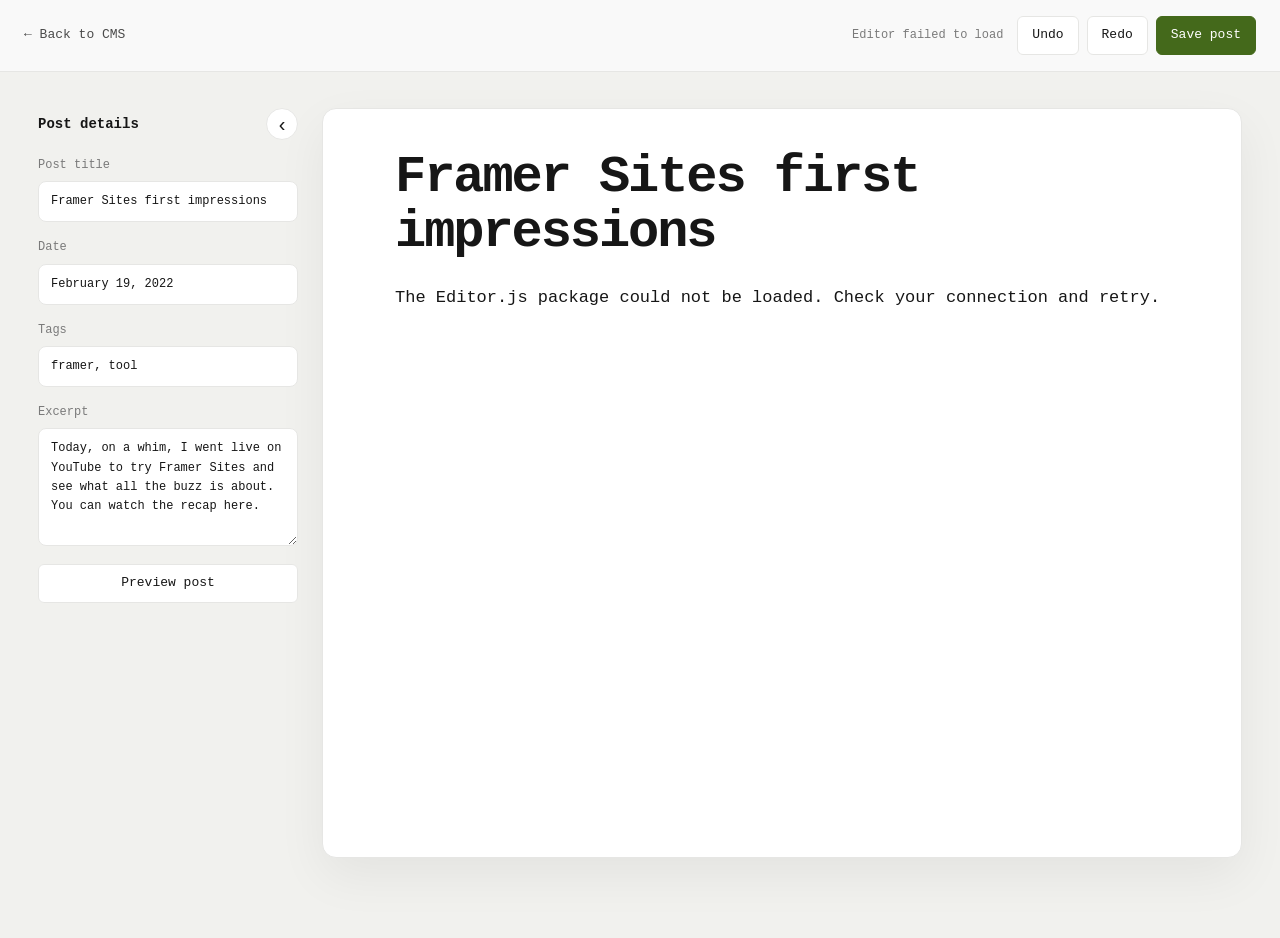
<file: cms/writing/edit/index.html>
<!DOCTYPE html>
<html lang="en">
<head>
  <meta charset="utf-8">
  <meta name="viewport" content="width=device-width, initial-scale=1, viewport-fit=cover">
  <title>Edit post - Portfolio CMS</title>
  <link rel="stylesheet" href="../../../cms/cms.css">
  <link rel="stylesheet" href="./editor.css">
</head>
<body class="editor-page">
  <header class="editor-topbar">
    <a class="editor-back" id="back-link" href="../../cms.html">← Back to CMS</a>
    <div class="editor-actions">
      <span class="editor-save-status" id="save-status">Saved locally</span>
      <button class="b2" id="undo-button" type="button">Undo</button>
      <button class="b2" id="redo-button" type="button">Redo</button>
      <button class="b2 p" id="save-button" type="button">Save post</button>
    </div>
  </header>

  <main class="editor-shell">
    <aside class="editor-meta">
      <div class="editor-meta-head">
        <strong>Post details</strong>
        <button class="editor-collapse-button" id="collapse-details" type="button" aria-expanded="true" aria-controls="editor-meta-fields" aria-label="Collapse post details">‹</button>
      </div>
      <div class="editor-meta-fields" id="editor-meta-fields">
      <label>
        <span>Post title</span>
        <input id="post-title" type="text" value="Untitled post">
      </label>
      <label>
        <span>Date</span>
        <input id="post-date" type="text">
      </label>
      <label>
        <span>Tags</span>
        <input id="post-tags" type="text" placeholder="design, tools">
      </label>
      <label>
        <span>Excerpt</span>
        <textarea id="post-excerpt" rows="5"></textarea>
      </label>
      <button class="b2 preview-meta-button" id="preview-button" type="button">Preview post</button>
      </div>
    </aside>

    <section class="editor-canvas">
      <div class="editor-document">
        <h1 id="editor-document-title">Untitled post</h1>
        <div id="editorjs"></div>
      </div>
    </section>
  </main>

  <div class="editor-preview-modal" id="preview-modal" hidden>
    <header class="editor-preview-bar">
      <strong>Post preview</strong>
      <button class="b2" id="close-preview-button" type="button">Close</button>
    </header>
    <div class="editor-preview-scroll">
      <article class="editor-preview-document" id="preview-document"></article>
    </div>
  </div>

  <script type="module" src="./editor.js"></script>
</body>
</html>
</file>
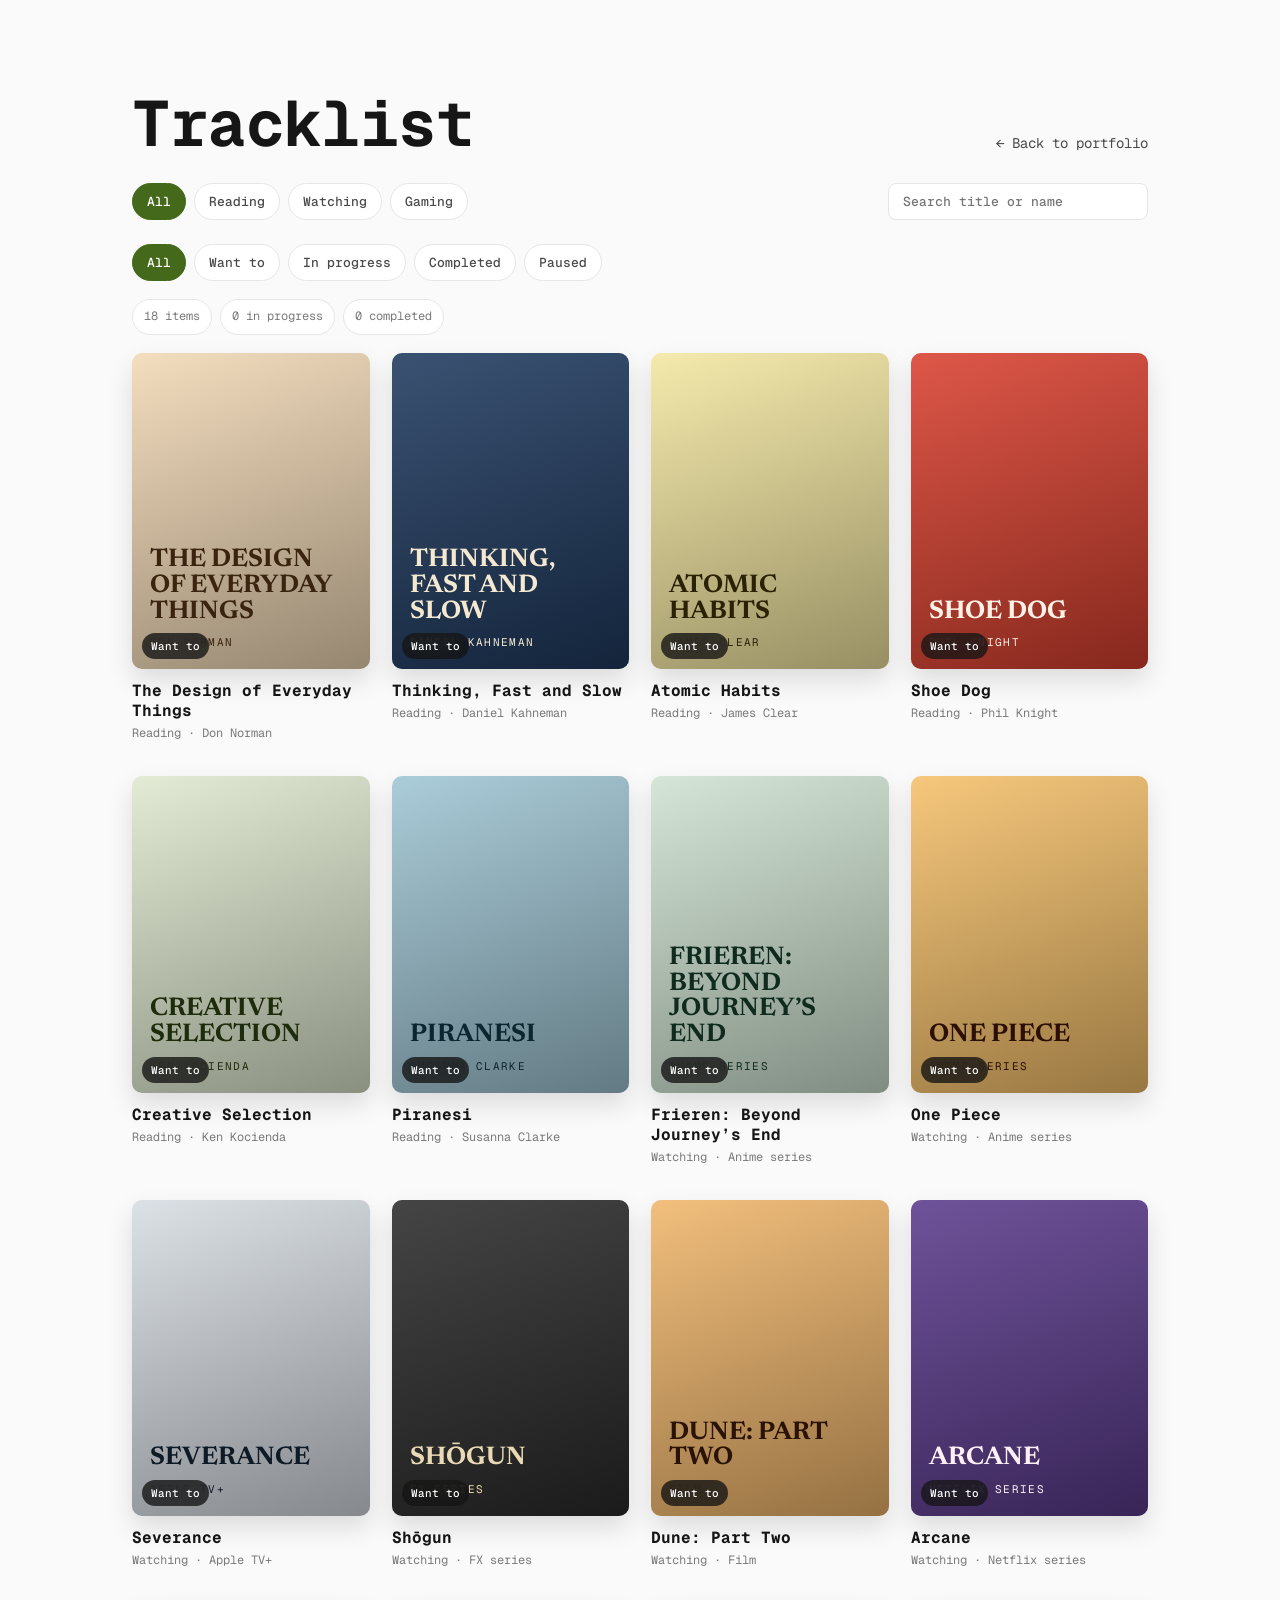
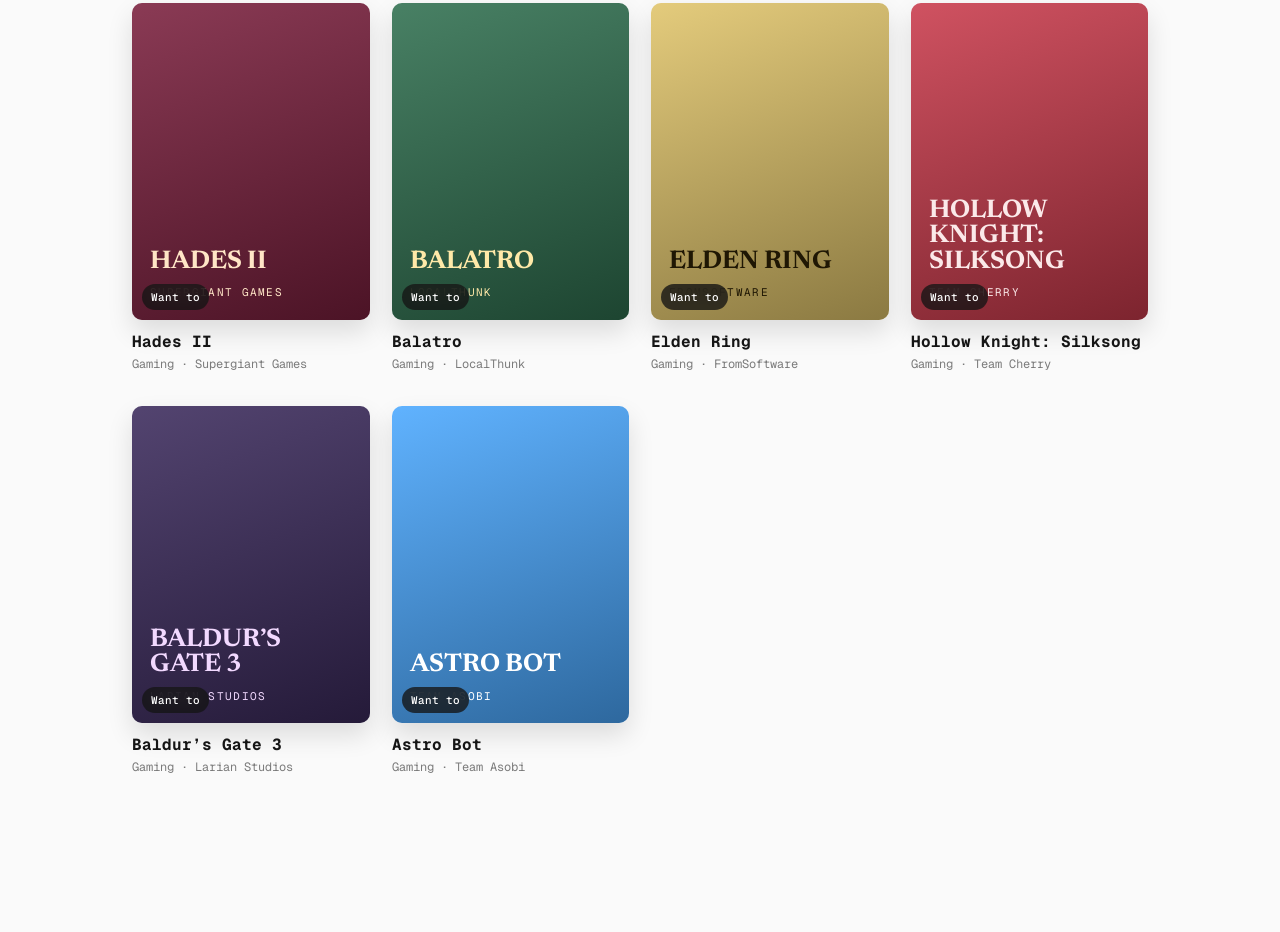
<file: tracklist.html>
<!DOCTYPE html>
<html lang="en">
<head>
<meta charset="utf-8">
<meta name="viewport" content="width=device-width, initial-scale=1, viewport-fit=cover">
<title>Tracklist - Nilanjan Singha</title>
<link rel="preconnect" href="https://fonts.googleapis.com">
<link href="https://fonts.googleapis.com/css2?family=Geist+Mono:wght@400;500;600;700&family=Newsreader:wght@400;500&display=swap" rel="stylesheet">
<link rel="stylesheet" href="./main/styles.css">
<style>
.tracklist-page{min-height:100vh;background:var(--bg);color:var(--ink)}
.tracklist-header{display:flex;align-items:flex-end;justify-content:space-between;gap:24px;padding-top:38px;padding-bottom:28px}
.tracklist-header h1{margin:0;font-size:clamp(34px,6vw,64px);line-height:.95}
.tracklist-header a{color:var(--soft);text-decoration:none;font-size:14px}
.tracklist-toolbar{display:flex;flex-wrap:wrap;align-items:center;justify-content:space-between;gap:16px;margin-bottom:24px}
.tracklist-filters,.tracklist-status-filters{display:flex;flex-wrap:wrap;gap:8px}
.tracklist-status-filters{margin-top:18px}
.tracklist-toolbar button,.tracklist-toolbar input{font:500 13px var(--serif);border:1px solid var(--line);border-radius:999px;background:var(--surface);color:var(--soft);padding:9px 14px}
.tracklist-status-filters button{font:500 13px var(--serif);border:1px solid var(--line);border-radius:999px;background:var(--surface);color:var(--soft);padding:9px 14px;cursor:pointer}
.tracklist-toolbar button,.tracklist-status-filters button{cursor:pointer}
.tracklist-toolbar button.active,.tracklist-status-filters button.active{background:var(--accent);border-color:var(--accent);color:var(--accent-ink)}
.tracklist-toolbar input{border-radius:8px;min-width:min(260px,100%)}
.tracklist-stats{display:flex;gap:8px;color:var(--mute);font-size:12px;margin-top:18px;margin-bottom:18px}
.tracklist-stats span{border:1px solid var(--line);border-radius:999px;background:var(--surface);padding:7px 11px}
.tracklist-grid{display:grid;grid-template-columns:repeat(4,minmax(0,1fr));gap:22px;padding-bottom:64px}
.track-card{min-width:0}
.track-poster{position:relative;aspect-ratio:3/4;border-radius:10px;overflow:hidden;background:var(--c);box-shadow:0 12px 26px rgba(0,0,0,.12);transition:transform .25s,box-shadow .25s}
.track-card:hover .track-poster{transform:translateY(-5px);box-shadow:0 18px 34px rgba(0,0,0,.18)}
.track-poster img{width:100%;height:100%;object-fit:cover;display:block}
.track-status-tag{position:absolute;left:10px;bottom:10px;border:0;border-radius:999px;background:rgba(20,20,20,.78);color:#fff;padding:6px 9px;font:500 11px var(--serif);z-index:2;backdrop-filter:blur(8px)}
.track-poster-fallback{position:absolute;inset:0;display:flex;flex-direction:column;justify-content:flex-end;padding:18px;background:linear-gradient(160deg,rgba(255,255,255,.12),rgba(0,0,0,.38))}
.track-poster-fallback b{font:700 clamp(18px,2vw,28px)/1 Newsreader,Georgia,serif;color:inherit;text-transform:uppercase}
.track-poster-fallback small{margin-top:8px;color:inherit;font-size:11px;text-transform:uppercase;letter-spacing:.12em}
.track-meta{padding-top:12px}
.track-meta h2{margin:0 0 3px;font-size:16px;line-height:1.25}
.track-meta p{margin:0 0 10px;color:var(--mute);font-size:12px}
.track-empty{grid-column:1/-1;border:1px dashed var(--line);border-radius:10px;padding:32px;text-align:center;color:var(--mute)}
@media(max-width:820px){.tracklist-header{align-items:flex-start}.tracklist-grid{grid-template-columns:repeat(2,minmax(0,1fr));gap:16px}.tracklist-toolbar{align-items:flex-start}.tracklist-toolbar input{width:100%}}
</style>
</head>
<body>
<main class="tracklist-page">
 <div class="wrap">
  <header class="tracklist-header">
   <h1>Tracklist</h1>
   <a href="./index.html">← Back to portfolio</a>
  </header>
  <div class="tracklist-toolbar">
   <div class="tracklist-filters" id="category-filters" aria-label="List categories"></div>
   <input id="track-search" type="search" placeholder="Search title or name" aria-label="Search tracklist">
  </div>
  <div class="tracklist-status-filters" id="status-filters" aria-label="Status filters"></div>
  <div class="tracklist-stats" id="tracklist-stats"></div>
  <div class="tracklist-grid" id="tracklist-grid"></div>
 </div>
</main>
<script type="module" src="./tracklist.js"></script>
</body>
</html>
</file>
<file: cms/cms.css>
:root {
  --bg: #fafafa;
  --surface: #fff;
  --ink: #161616;
  --soft: #4a4a4a;
  --mute: #7a7a7a;
  --line: #e6e6e4;
  --accent: #44691b;
  --accent-ink: #fff;
  --tint: #f1f1ee;
  --mono:
    "Geist Mono", ui-monospace, SFMono-Regular, Menlo, Consolas, monospace;
  color-scheme: light;
  box-sizing: border-box;
  padding-top: env(safe-area-inset-top, 0px);
  padding-bottom: env(safe-area-inset-bottom, 0px);
}
@media (prefers-color-scheme: dark) {
  :root {
    --bg: #242424;
    --surface: #2c2c2c;
    --ink: #f1f1ee;
    --soft: #c4c4c0;
    --mute: #908f8b;
    --line: #3a3a3a;
    --accent: #8fba55;
    --accent-ink: #10160a;
    --tint: #2f2f2f;
    color-scheme: dark;
  }
}
* {
  box-sizing: border-box;
}
[hidden] {
  display: none !important;
}
html {
  height: 100%;
}
body {
  margin: 0;
  background: var(--bg);
  color: var(--ink);
  font-family: var(--mono);
  font-size: 14px;
  line-height: 1.6;
  -webkit-font-smoothing: antialiased;
}
:focus-visible {
  outline: 2px solid var(--accent);
  outline-offset: 2px;
  border-radius: 4px;
}
.app {
  max-width: 1320px;
  margin: 0 auto;
  padding: 72px clamp(24px, 8vw, 140px) 96px;
  display: grid;
  grid-template-columns: 300px minmax(0, 1fr);
  gap: 72px;
  align-items: start;
}
.side {
  position: sticky;
  top: 40px;
  display: flex;
  flex-direction: column;
  gap: 28px;
}
.brand b {
  display: block;
  font-size: 18px;
  font-weight: 600;
  letter-spacing: -0.01em;
}
.brand small {
  color: var(--mute);
  font-size: 13px;
}
nav {
  display: flex;
  flex-direction: column;
  gap: 2px;
}
nav button {
  display: flex;
  justify-content: space-between;
  align-items: center;
  text-align: left;
  border: 0;
  border-left: 2px solid transparent;
  background: none;
  color: var(--soft);
  font: inherit;
  padding: 9px 12px;
  border-radius: 0 6px 6px 0;
  cursor: pointer;
  transition:
    background 0.15s,
    color 0.15s,
    padding-left 0.2s;
}
nav button:hover {
  background: var(--tint);
  color: var(--ink);
  padding-left: 16px;
}
nav button[aria-current="true"] {
  background: var(--tint);
  color: var(--accent);
  border-left-color: var(--accent);
}
.portfolio-link {
  text-align: center;
  text-decoration: none;
  margin-top: -12px;
}
nav .n {
  font-size: 12px;
  color: var(--mute);
}
.pv {
  border: 1px solid var(--line);
  border-radius: 10px;
  overflow: hidden;
  background: var(--surface);
}
.pvh {
  display: flex;
  justify-content: space-between;
  align-items: center;
  padding: 8px 8px 8px 14px;
  font-size: 12.5px;
  color: var(--mute);
  border-bottom: 1px solid var(--line);
}
.pvbox {
  position: relative;
  overflow: hidden;
  background: var(--tint);
  height: 190px;
}
.pvbox iframe {
  position: absolute;
  left: 0;
  top: 0;
  border: 0;
  width: 1200px;
  height: 760px;
  transform-origin: 0 0;
  pointer-events: none;
  background: #fff;
}
.acts {
  display: flex;
  flex-direction: column;
  gap: 8px;
}
.note {
  margin: 0;
  font-size: 12px;
  color: var(--mute);
  line-height: 1.5;
}
.b2 {
  border: 1px solid var(--line);
  background: var(--surface);
  color: var(--ink);
  padding: 8px 14px;
  border-radius: 6px;
  font: inherit;
  font-size: 13px;
  cursor: pointer;
  transition:
    transform 0.15s,
    border-color 0.15s,
    color 0.15s,
    filter 0.15s;
}
.b2:hover {
  border-color: var(--accent);
  color: var(--accent);
  transform: translateY(-1px);
}
.b2.p {
  background: var(--accent);
  color: var(--accent-ink);
  border-color: var(--accent);
}
.b2.p:hover {
  color: var(--accent-ink);
  filter: brightness(1.1);
}
.b2[data-arm] {
  background: #b3261e;
  border-color: #b3261e;
  color: #fff;
}
.mh {
  display: flex;
  justify-content: space-between;
  gap: 20px;
  align-items: flex-start;
  margin-bottom: 36px;
}
.mh h1 {
  margin: 0 0 6px;
  font-size: 30px;
  font-weight: 600;
  letter-spacing: -0.02em;
  line-height: 1.2;
}
.mh p {
  margin: 0;
  color: var(--soft);
  max-width: 34em;
}
.stat {
  font-size: 12.5px;
  color: var(--mute);
  white-space: nowrap;
  padding-top: 8px;
}
.fields {
  display: grid;
  grid-template-columns: 1fr 1fr;
  gap: 18px;
}
.f {
  display: flex;
  flex-direction: column;
  gap: 6px;
  min-width: 0;
}
.f.full {
  grid-column: 1/-1;
}
.l {
  font-size: 12.5px;
  color: var(--mute);
}
input,
textarea {
  width: 100%;
  font: inherit;
  color: var(--ink);
  background: var(--surface);
  border: 1px solid var(--line);
  border-radius: 6px;
  padding: 10px 12px;
  transition:
    border-color 0.15s,
    box-shadow 0.15s;
}
textarea {
  resize: vertical;
  line-height: 1.6;
}
input:focus,
textarea:focus {
  outline: 0;
  border-color: var(--accent);
  box-shadow: 0 0 0 3px color-mix(in srgb, var(--accent) 22%, transparent);
}
input[type="color"] {
  width: 56px;
  height: 40px;
  padding: 3px;
  cursor: pointer;
}
.lst {
  grid-column: 1/-1;
  display: flex;
  flex-direction: column;
  gap: 12px;
  margin-top: 8px;
}
.lh {
  display: flex;
  justify-content: space-between;
  align-items: baseline;
  border-top: 1px solid var(--line);
  padding-top: 22px;
}
.lh .l {
  color: var(--ink);
  font-weight: 600;
  font-size: 14px;
}
.items,
.strs {
  display: flex;
  flex-direction: column;
  gap: 10px;
}
.item {
  border: 1px solid var(--line);
  border-radius: 10px;
  background: var(--surface);
}
.item > summary {
  list-style: none;
  display: flex;
  align-items: center;
  gap: 10px;
  padding: 12px 14px;
  cursor: pointer;
}
.item > summary::-webkit-details-marker {
  display: none;
}
.car {
  display: inline-block;
  transition: transform 0.2s;
  color: var(--mute);
}
.item[open] > summary .car {
  transform: rotate(90deg);
}
.st {
  flex: 1;
  min-width: 0;
  overflow: hidden;
  text-overflow: ellipsis;
  white-space: nowrap;
}
.item > .fields {
  padding: 8px 16px 18px;
}
.ctl {
  display: flex;
  gap: 4px;
}
.ib {
  border: 1px solid var(--line);
  background: var(--surface);
  color: var(--soft);
  border-radius: 6px;
  min-width: 28px;
  height: 28px;
  font: inherit;
  font-size: 13px;
  cursor: pointer;
  padding: 0 6px;
}
.ib:hover {
  color: var(--accent);
  border-color: var(--accent);
}
.ib[data-arm] {
  background: #b3261e;
  border-color: #b3261e;
  color: #fff;
}
.row {
  display: flex;
  gap: 10px;
  align-items: flex-end;
}
.strs .row {
  align-items: flex-start;
}
.row > .fields {
  flex: 1;
  display: flex;
  flex-wrap: wrap;
  gap: 10px;
  min-width: 0;
}
.row .f {
  flex: 1 1 120px;
}
.row .f:has(input[type="color"]) {
  flex: 0 0 64px;
}
.row > .ctl {
  padding-bottom: 6px;
}
.strs .row > .ctl {
  padding: 6px 0 0;
}
.add {
  align-self: flex-start;
  border: 1px dashed var(--line);
  background: none;
  color: var(--soft);
  border-radius: 8px;
  padding: 9px 16px;
  font: inherit;
  cursor: pointer;
  transition:
    border-color 0.15s,
    color 0.15s;
}
.add:hover {
  border-color: var(--accent);
  color: var(--accent);
}
.ir {
  display: flex;
  align-items: center;
  gap: 12px;
  flex-wrap: wrap;
}
.th {
  width: 160px;
  height: 56px;
  border-radius: 6px;
  border: 1px solid var(--line);
  background: var(--tint) center/contain no-repeat;
}
.th.rnd {
  width: 56px;
  border-radius: 50%;
}
.ir .iu {
  flex: 1;
  min-width: 150px;
}
.row .f.wide {
  flex: 2 1 340px;
}
.row .th {
  width: 44px;
  height: 44px;
  flex: none;
}
.modal {
  position: fixed;
  inset: 0;
  z-index: 50;
  background: var(--bg);
  display: flex;
  flex-direction: column;
  padding-top: env(safe-area-inset-top, 0px);
  padding-bottom: env(safe-area-inset-bottom, 0px);
}
.mb {
  display: flex;
  align-items: center;
  gap: 10px;
  padding: 12px 20px;
  border-bottom: 1px solid var(--line);
}
.mb b {
  flex: 1;
  font-weight: 600;
}
.mfw {
  flex: 1;
  min-height: 0;
  background: var(--tint);
  display: flex;
  justify-content: center;
}
.mfw iframe {
  border: 0;
  width: 100%;
  height: 100%;
  background: #fff;
  transition: width 0.3s;
}
@media (max-width: 900px) {
  .app {
    grid-template-columns: 1fr;
    gap: 40px;
    padding-top: 40px;
  }
  .side {
    position: static;
  }
  .fields {
    grid-template-columns: 1fr;
  }
}
@media (prefers-reduced-motion: reduce) {
  * {
    transition: none !important;
  }
}
</file>
<file: cms/writing/edit/editor.css>
body.editor-page {
  min-height: 100vh;
  background: var(--tint);
}
.editor-topbar {
  height: 72px;
  position: sticky;
  top: 0;
  z-index: 20;
  display: flex;
  align-items: center;
  justify-content: space-between;
  gap: 20px;
  padding: 12px 24px;
  border-bottom: 1px solid var(--line);
  background: color-mix(in srgb, var(--bg) 92%, transparent);
  backdrop-filter: blur(16px);
}
.editor-back {
  color: var(--soft);
  text-decoration: none;
  font-size: 13px;
}
.editor-back:hover {
  color: var(--accent);
}
.editor-actions {
  display: flex;
  align-items: center;
  gap: 8px;
}
.editor-save-status {
  color: var(--mute);
  font-size: 12px;
  margin-right: 6px;
}
.editor-shell {
  min-height: calc(100vh - 72px);
  display: grid;
  grid-template-columns: 260px minmax(0, 920px);
  justify-content: center;
  gap: 24px;
  padding: 36px 24px 80px;
}
.editor-shell.details-collapsed {
  grid-template-columns: 44px minmax(0, 1040px);
}
.editor-meta {
  align-self: start;
  position: sticky;
  top: 108px;
  display: flex;
  flex-direction: column;
  gap: 16px;
}
.editor-meta-head {
  display: flex;
  align-items: center;
  justify-content: space-between;
  min-height: 32px;
}
.editor-collapse-button {
  width: 32px;
  height: 32px;
  border: 1px solid var(--line);
  border-radius: 50%;
  background: var(--surface);
  color: var(--ink);
  font-size: 20px;
  line-height: 1;
  cursor: pointer;
}
.editor-meta-fields {
  display: flex;
  flex-direction: column;
  gap: 16px;
}
.editor-meta.collapsed .editor-meta-fields {
  display: none;
}
.editor-meta.collapsed .editor-meta-head strong {
  display: none;
}
.editor-meta.collapsed .editor-collapse-button {
  transform: rotate(180deg);
}
.editor-meta label {
  display: flex;
  flex-direction: column;
  gap: 6px;
  color: var(--mute);
  font-size: 12px;
}
.editor-meta input,
.editor-meta textarea {
  width: 100%;
  border: 1px solid var(--line);
  border-radius: 8px;
  background: var(--surface);
  color: var(--ink);
  font: inherit;
  padding: 10px 12px;
}
.preview-meta-button {
  width: 100%;
  margin-top: 2px;
  text-align: center;
}
.editor-preview-modal {
  position: fixed;
  inset: 0;
  z-index: 1000;
  display: flex;
  flex-direction: column;
  background: var(--bg);
}
.editor-preview-modal[hidden] {
  display: none;
}
.editor-preview-bar {
  height: 64px;
  flex: none;
  display: flex;
  align-items: center;
  justify-content: space-between;
  padding: 12px 20px;
  border-bottom: 1px solid var(--line);
  background: var(--surface);
}
.editor-preview-scroll {
  flex: 1;
  overflow: auto;
  padding: 48px 24px;
  background: var(--tint);
}
.editor-preview-document {
  max-width: 980px;
  min-height: calc(100vh - 160px);
  margin: 0 auto;
  border: 1px solid var(--line);
  border-radius: 14px;
  background: var(--surface);
  color: var(--ink);
  padding: 42px clamp(28px, 7vw, 72px) 72px;
  box-shadow: 0 18px 50px rgba(0, 0, 0, 0.06);
  line-height: 1.7;
}
.editor-preview-document h1 {
  margin: 0 0 24px;
  font-size: clamp(32px, 5vw, 52px);
  line-height: 1.05;
  letter-spacing: -0.04em;
}
.editor-preview-document h2 {
  margin-top: 32px;
}
.editor-preview-document h3 {
  margin-top: 28px;
}
.editor-preview-document table {
  width: 100%;
  border-collapse: collapse;
  margin: 20px 0;
}
.editor-preview-document table td,
.editor-preview-document table th {
  border: 1px solid var(--line);
  padding: 10px 12px;
  text-align: left;
}
.editor-preview-document img {
  max-width: 100%;
  border-radius: 10px;
}
.editor-preview-document .gallery,
.editor-preview-document .carousel {
  display: grid;
  grid-template-columns: repeat(auto-fit, minmax(180px, 1fr));
  gap: 12px;
  width: 100%;
  margin: 24px 0;
}
.editor-preview-document .gallery img,
.editor-preview-document .carousel img {
  width: 100%;
  height: 220px;
  object-fit: cover;
}
.editor-canvas {
  min-width: 0;
}
.editor-document {
  min-height: calc(100vh - 150px);
  border: 1px solid var(--line);
  border-radius: 14px;
  background: var(--surface);
  padding: 42px clamp(28px, 7vw, 72px) 72px;
  box-shadow: 0 18px 50px rgba(0, 0, 0, 0.06);
}
.editor-document h1 {
  margin: 0 0 24px;
  font-size: clamp(32px, 5vw, 52px);
  line-height: 1.05;
  letter-spacing: -0.04em;
}
#editorjs {
  min-height: 360px;
  font-size: 17px;
  line-height: 1.7;
}
#editorjs mark {
  background: #ffe56b;
  color: #111;
  border-radius: 2px;
}
#editorjs u {
  text-decoration-thickness: 2px;
  text-underline-offset: 2px;
}
#editorjs s {
  text-decoration-thickness: 2px;
}
.codex-editor table,
.article table {
  width: 100%;
  border-collapse: collapse;
  margin: 20px 0;
}
.codex-editor table td,
.codex-editor table th,
.article table td,
.article table th {
  border: 1px solid var(--line);
  padding: 10px 12px;
  text-align: left;
}
.editor-link-preview {
  display: grid;
  gap: 4px;
  margin: 20px 0;
  border: 1px solid var(--line);
  border-radius: 10px;
  padding: 14px 16px;
  background: var(--surface);
  text-decoration: none;
}
.editor-link-preview span {
  color: var(--soft);
  font-size: 13px;
}
.ce-block__content,
.ce-toolbar__content {
  max-width: none;
}
.ce-toolbar__plus,
.ce-toolbar__settings-btn {
  color: var(--ink);
  background: var(--surface);
  border: 1px solid var(--line);
}
.cdx-settings-rail {
  background: var(--surface);
}
.ce-popover,
.ce-conversion-toolbar,
.ce-inline-toolbar {
  border: 1px solid var(--line);
  background: var(--surface);
  color: var(--ink);
  z-index: 100;
  min-width: 240px;
  box-shadow: 0 16px 40px rgba(0, 0, 0, 0.18);
  --color-text-primary: var(--ink);
  --color-text-secondary: var(--soft);
  --color-border-icon: var(--line);
  --color-background-icon: var(--surface);
  --color-background-item-hover: var(--tint);
  --color-background-icon-hover: var(--tint);
}
.ce-popover__container,
.ce-popover__search,
.ce-popover__items,
.ce-popover__item,
.ce-popover__item-label,
.ce-popover__item-title,
.ce-popover__item-html,
.ce-popover__item-description,
.ce-conversion-tool,
.ce-conversion-tool__icon,
.ce-inline-tool {
  color: var(--ink) !important;
  opacity: 1 !important;
}
.ce-popover__container {
  background: var(--surface) !important;
}
.ce-popover__search {
  background: var(--bg) !important;
  border-bottom: 1px solid var(--line);
}
.ce-popover__search-input,
.ce-popover__search-input::placeholder {
  color: var(--ink) !important;
  opacity: 1 !important;
  -webkit-text-fill-color: var(--ink);
}
.ce-popover__item {
  background: transparent;
}
.ce-popover__item:hover,
.ce-popover__item--focused,
.ce-popover__item--active,
.ce-conversion-tool:hover,
.ce-inline-tool--active {
  background: var(--tint) !important;
  color: var(--accent) !important;
}
.ce-popover__item-icon,
.ce-conversion-tool__icon {
  color: var(--ink) !important;
  background: var(--tint) !important;
  border: 1px solid var(--line) !important;
  opacity: 1 !important;
}
.ce-popover__nothing-found {
  color: var(--mute) !important;
  opacity: 1 !important;
}
.ce-popover-item,
.ce-conversion-tool {
  color: var(--ink);
}
.custom-media-fields,
.custom-layout-fields,
.custom-collapsible-fields {
  display: grid;
  gap: 10px;
  padding: 12px;
  border: 1px solid var(--line);
  border-radius: 8px;
  background: var(--surface);
}
.custom-media-fields input,
.custom-layout-fields input,
.custom-layout-fields textarea,
.custom-collapsible-fields input,
.custom-collapsible-fields textarea {
  width: 100%;
  border: 1px solid var(--line);
  border-radius: 6px;
  background: var(--bg);
  color: var(--ink);
  padding: 9px 10px;
  font: inherit;
}
.custom-layout-fields {
  grid-template-columns: 1fr 1fr;
}
.custom-layout-fields textarea {
  min-height: 120px;
}
.drawing-tool canvas {
  width: 100%;
  max-height: 320px;
  border: 1px solid var(--line);
  border-radius: 8px;
  background: #fff;
  cursor: crosshair;
  touch-action: none;
}
.custom-media-preview,
.custom-carousel-preview {
  display: grid;
  grid-template-columns: repeat(auto-fill, minmax(120px, 1fr));
  gap: 8px;
}
.custom-media-preview img,
.custom-carousel-preview img {
  width: 100%;
  aspect-ratio: 4/3;
  object-fit: cover;
  border-radius: 8px;
}
@media (max-width: 900px) {
  .editor-shell {
    grid-template-columns: 1fr;
  }
  .editor-shell.details-collapsed {
    grid-template-columns: 1fr;
  }
  .editor-meta {
    position: static;
  }
  .editor-document {
    padding: 28px 20px 48px;
  }
  .editor-save-status {
    display: none;
  }
}
</file>
<file: main/styles.css>
:root {
  --bg: #fafafa;
  --surface: #fff;
  --ink: #161616;
  --soft: #4a4a4a;
  --mute: #7a7a7a;
  --line: #e6e6e4;
  --accent: #44691b;
  --accent-ink: #fff;
  --tint: #f4f4f2;
  --serif:
    "Geist Mono", ui-monospace, SFMono-Regular, Menlo, Consolas, monospace;
  box-sizing: border-box;
  padding-top: env(safe-area-inset-top, 0px);
  padding-bottom: env(safe-area-inset-bottom, 0px);
  color-scheme: light;
}
@media (prefers-color-scheme: dark) {
  :root:not([data-theme="light"]) {
    --bg: #242424;
    --surface: #242424;
    --ink: #f1f1ee;
    --soft: #c4c4c0;
    --mute: #908f8b;
    --line: #353535;
    --accent: #8fba55;
    --accent-ink: #10160a;
    --tint: #2c2c2c;
    color-scheme: dark;
  }
}
:root[data-theme="dark"] {
  --bg: #242424;
  --surface: #242424;
  --ink: #f1f1ee;
  --soft: #c4c4c0;
  --mute: #908f8b;
  --line: #353535;
  --accent: #8fba55;
  --accent-ink: #10160a;
  --tint: #2c2c2c;
  color-scheme: dark;
}
html {
  height: 100%;
  scroll-padding-top: env(safe-area-inset-top, 0px);
}
* {
  box-sizing: border-box;
}
body {
  margin: 0;
  background: var(--surface);
  color: var(--ink);
  font-family: var(--serif);
  line-height: 1.65;
  -webkit-font-smoothing: antialiased;
}
a {
  color: inherit;
  text-decoration: none;
}
button,
input {
  font: inherit;
}
:focus-visible {
  outline: 2px solid var(--accent);
  outline-offset: 3px;
  border-radius: 4px;
}
.wrap {
  max-width: 1080px;
  margin: 0 auto;
  padding: 0 32px;
}
.top {
  background: var(--bg);
}
header.bar {
  display: flex;
  align-items: center;
  justify-content: space-between;
  padding: 36px 0 28px;
  border-bottom: 1px solid var(--line);
}
.who {
  display: flex;
  align-items: center;
  gap: 14px;
}
.avatar {
  width: 50px;
  height: 50px;
  border-radius: 50%;
  background:
    radial-gradient(circle at 35% 30%, #d9b48f 0 18%, transparent 19%),
    linear-gradient(160deg, #5c8a2c, #2f4d14);
  display: grid;
  place-items: center;
  color: #fff;
  font-weight: 700;
  font-size: 17px;
  flex: none;
}
.who b {
  display: block;
  font-size: 19px;
  font-weight: 600;
  line-height: 1.2;
}
.who small {
  display: block;
  font-size: 13px;
  color: var(--mute);
}
.social {
  display: flex;
  gap: 22px;
  align-items: center;
}
.social a {
  color: var(--soft);
  display: grid;
  place-items: center;
}
.social a:hover {
  color: var(--accent);
}
svg.i {
  width: 18px;
  height: 18px;
  fill: currentColor;
}
.profile {
  display: grid;
  grid-template-columns: auto 1fr;
  gap: 56px;
  align-items: start;
  padding: 32px 0 64px;
}
.pav {
  position: relative;
  z-index: 1;
  width: 152px;
  height: 152px;
  border-radius: 50%;
  margin: -92px 5px 5px;
  background:
    radial-gradient(circle at 35% 30%, #d9b48f 0 18%, transparent 19%),
    linear-gradient(160deg, #5c8a2c, #2f4d14);
  box-shadow:
    0 0 0 4px var(--bg),
    0 0 0 6px var(--accent);
  display: grid;
  place-items: center;
  color: #fff;
  font-weight: 700;
  font-size: 56px;
}

#pfp{
  border-radius: 50%;
}
.prow {
  display: flex;
  align-items: center;
  gap: 12px;
  flex-wrap: wrap;
}
.prow h1 {
  font-size: 30px;
  font-weight: 600;
  letter-spacing: -0.01em;
  margin: 0 12px 0 0;
  line-height: 1.2;
}
.prow .btn {
  display: inline-block;
  padding: 9px 16px;
}
.btn.ghost {
  background: transparent;
  color: var(--ink);
  border: 1px solid var(--line);
}
.btn.ghost:hover {
  border-color: var(--accent);
  color: var(--accent);
  filter: none;
}
.stats {
  display: flex;
  gap: 32px;
  flex-wrap: wrap;
  margin: 24px 0 20px;
  padding: 0;
  list-style: none;
  font-size: 16px;
  color: var(--soft);
}
.stats b {
  color: var(--ink);
  font-weight: 700;
}
.bio {
  margin: 0 0 20px;
  max-width: 34em;
  color: var(--soft);
  font-size: 17px;
  line-height: 1.6;
}
.bio strong {
  display: block;
  color: var(--ink);
  font-weight: 600;
}
.sh {
  font-size: 20px;
  font-weight: 600;
  margin: 0;
}
.sh button {
  width: 100%;
  display: flex;
  justify-content: space-between;
  align-items: center;
  padding: 24px 0;
  background: none;
  border: 0;
  color: var(--ink);
  font: inherit;
  cursor: pointer;
  text-align: left;
}
.sh button:hover {
  color: var(--accent);
}
.chev {
  width: 22px;
  height: 22px;
  flex: none;
  transition: transform 0.2s;
}
.acc {
  border-top: 1px solid var(--line);
}
#v-photography {
  border-bottom: 1px solid var(--line);
}
.acc:not(.open) > :not(.sh) {
  display: none;
}
.acc.open {
  padding-bottom: 56px;
}
.acc.open > .sh {
  margin-bottom: 20px;
}
.acc.open .chev {
  transform: rotate(180deg);
}
.view.on.acc {
  margin-bottom: 0;
}
.hero h1 {
  font-size: clamp(40px, 7.4vw, 76px);
  line-height: 1.04;
  font-weight: 700;
  letter-spacing: -0.025em;
  margin: 0;
  max-width: 11.5em;
}
.hero p {
  font-size: clamp(18px, 2.2vw, 24px);
  line-height: 1.6;
  color: var(--soft);
  max-width: 30em;
  margin: 32px 0 0;
}
nav.tabs {
  display: flex;
  gap: 32px;
  overflow-x: auto;
  scrollbar-width: none;
}
nav.tabs a {
  padding: 16px 0 18px;
  font-size: 13px;
  letter-spacing: 0.06em;
  text-transform: uppercase;
  color: var(--soft);
  border-bottom: 2px solid transparent;
  white-space: nowrap;
}
nav.tabs a:hover {
  color: var(--ink);
}
nav.tabs a[aria-current="page"] {
  color: var(--accent);
  border-color: var(--accent);
}
main {
  padding: 56px 0 80px;
  min-height: 50vh;
}
.view {
  display: none;
}
.view.on {
  display: block;
  margin-bottom: 88px;
}
.view.on:last-child {
  margin-bottom: 0;
}
@media (max-width: 820px) {
  .profile {
    grid-template-columns: 1fr;
    gap: 28px;
    padding: 24px 0 44px;
  }
  .pav {
    width: 104px;
    height: 104px;
    font-size: 38px;
    margin-top: -64px;
  }
  .stats {
    gap: 22px;
  }
}
/* writing */
.post {
  padding: 0 0 40px;
  margin-bottom: 40px;
  border-bottom: 1px solid var(--line);
}
.post:last-child {
  border: 0;
  margin: 0;
}
.meta {
  font-size: 12px;
  color: var(--mute);
  letter-spacing: 0.04em;
  text-transform: uppercase;
  display: flex;
  gap: 12px;
  flex-wrap: wrap;
}
.meta .t {
  text-transform: none;
  letter-spacing: 0;
}
.post h2 {
  font-size: 28px;
  line-height: 1.25;
  font-weight: 600;
  margin: 10px 0 14px;
  letter-spacing: -0.01em;
}
.post h2 a:hover {
  color: var(--accent);
}
.post p {
  margin: 0;
  color: var(--soft);
  font-size: 15px;
  max-width: 40em;
}
.article .editor-layout,
.article .carousel,
.article .gallery {
  display: grid;
  grid-template-columns: repeat(2, minmax(0, 1fr));
  gap: 16px;
  margin: 24px 0;
}
.article .gallery,
.article .carousel {
  grid-template-columns: repeat(auto-fit, minmax(180px, 1fr));
}
.article .editor-layout > div {
  border: 1px solid var(--line);
  border-radius: 10px;
  padding: 18px;
}
.article .gallery img,
.article .carousel img,
.article figure img,
.article > img {
  width: 100%;
  border-radius: 10px;
  object-fit: cover;
}
.article table {
  width: 100%;
  border-collapse: collapse;
  margin: 20px 0;
}
.article table td,
.article table th {
  border: 1px solid var(--line);
  padding: 10px 12px;
  text-align: left;
}
.article .editor-link-preview {
  display: grid;
  gap: 4px;
  margin: 20px 0;
  border: 1px solid var(--line);
  border-radius: 10px;
  padding: 14px 16px;
  background: var(--surface);
  text-decoration: none;
}
.article .editor-link-preview span {
  color: var(--soft);
  font-size: 13px;
}
.btn {
  border: 0;
  border-radius: 6px;
  background: var(--accent);
  color: var(--accent-ink);
  font-weight: 600;
  font-size: 14px;
  padding: 11px 18px;
  cursor: pointer;
}
.btn:hover {
  filter: brightness(1.1);
}
/* article */
.back {
  font-size: 14px;
  color: var(--soft);
  display: inline-block;
  margin-bottom: 28px;
}
.back:hover {
  color: var(--accent);
}
.article {
  max-width: 720px;
  margin: 0 auto;
}
.cover {
  aspect-ratio: 16/6;
  border-radius: 10px;
  margin-bottom: 40px;
  background:
    repeating-linear-gradient(
      0deg,
      transparent 0 23px,
      rgba(0, 0, 0, 0.05) 23px 24px
    ),
    repeating-linear-gradient(
      90deg,
      transparent 0 23px,
      rgba(0, 0, 0, 0.05) 23px 24px
    ),
    var(--tint);
  border: 1px solid var(--line);
  position: relative;
  overflow: hidden;
}
.cover:before,
.cover:after {
  content: "";
  position: absolute;
  border: 2px solid var(--mute);
  border-radius: 14px;
  opacity: 0.55;
}
.cover:before {
  width: 16%;
  height: 80%;
  left: 12%;
  top: 10%;
  transform: rotate(-6deg);
}
.cover:after {
  width: 22%;
  height: 70%;
  left: 38%;
  top: 18%;
  transform: rotate(4deg);
}
.article h1 {
  font-size: clamp(32px, 5vw, 46px);
  line-height: 1.15;
  margin: 12px 0 28px;
  letter-spacing: -0.02em;
}
.article h2 {
  font-size: 26px;
  margin: 44px 0 12px;
  line-height: 1.3;
  font-weight: 600;
}
.article p {
  font-size: 16px;
  color: var(--soft);
  margin: 0 0 22px;
}
.article p.lead {
  color: var(--ink);
  font-weight: 500;
}
.share {
  display: flex;
  align-items: center;
  justify-content: space-between;
  border-top: 1px solid var(--line);
  margin-top: 56px;
  padding-top: 28px;
  font-size: 18px;
  font-weight: 600;
}
.share div {
  display: flex;
  gap: 10px;
}
.share button {
  width: 34px;
  height: 34px;
  border-radius: 50%;
  border: 1px solid var(--line);
  background: var(--surface);
  color: var(--soft);
  cursor: pointer;
  display: grid;
  place-items: center;
}
.share button:hover {
  color: var(--accent);
  border-color: var(--accent);
}
/* about / projects / photography */
.about {
  display: grid;
  grid-template-columns: minmax(0, 1fr) 280px;
  gap: 72px;
}
.about p {
  font-size: 19px;
  color: var(--soft);
  margin: 0 0 22px;
  max-width: 34em;
}
.about p:first-child {
  color: var(--ink);
}
.facts {
  border-top: 1px solid var(--line);
}
.facts div {
  padding: 16px 0;
  border-bottom: 1px solid var(--line);
  font-size: 15px;
}
.facts span {
  display: block;
  font-size: 12px;
  color: var(--mute);
  text-transform: uppercase;
  letter-spacing: 0.05em;
}
.grid {
  display: grid;
  grid-template-columns: repeat(2, minmax(0, 1fr));
  gap: 48px 40px;
}
.grid > .empty,
#list > .empty,
.photos > .empty {
  grid-column: 1 / -1;
  width: 100%;
  text-align: center;
  justify-self: center;
  align-self: center;
}
.proj .thumb {
  aspect-ratio: 4/3;
  border-radius: 10px;
  margin-bottom: 18px;
  border: 1px solid var(--line);
  display: grid;
  place-items: center;
  overflow: hidden;
  background: var(--tint);
}
.proj .thumb.im {
  background: var(--tint);
}
.proj .thumb.im img {
  width: 100%;
  height: 100%;
  display: block;
  object-fit: cover;
  object-position: center;
}
.proj h2 {
  font-size: 24px;
  margin: 8px 0 8px;
  font-weight: 600;
  letter-spacing: -0.01em;
}
.proj p {
  margin: 0;
  color: var(--soft);
  font-size: 16px;
}
.proj:hover h2 {
  color: var(--accent);
}
.photos {
  columns: 3;
  column-gap: 16px;
}
.photos i {
  display: block;
  border-radius: 8px;
  margin: 0 0 16px;
  border: 1px solid var(--line);
}
.empty {
  color: var(--mute);
  text-align: center;
  padding: 48px 20px;
  margin: 0;
  font-size: 14px;
}
.empty b {
  display: block;
  color: var(--ink);
  font-size: 17px;
  font-weight: 600;
  margin-bottom: 6px;
}
.photos > .photos-empty {
  display: flex;
  flex-direction: column;
  align-items: center;
  justify-content: center;
  min-height: 260px;
  padding: 32px 20px;
  border: 1px dashed var(--line);
  border-radius: 12px;
  background: var(--tint);
  column-span: all;
}
.photos-empty span {
  color: var(--soft);
}
.row > .empty {
  flex: 1 0 100%;
}
.about p {
  font-size: 16px;
}
.cover-img {
  position: relative;
}
.tgl {
  position: absolute;
  top: 18px;
  right: 24px;
  z-index: 2;
  width: 40px;
  height: 40px;
  border-radius: 50%;
  border: 1px solid rgba(255, 255, 255, 0.4);
  background: rgba(20, 20, 20, 0.35);
  color: #fff;
  -webkit-backdrop-filter: blur(8px);
  backdrop-filter: blur(8px);
  cursor: pointer;
  display: grid;
  place-items: center;
  padding: 0;
}
.tgl:hover {
  background: rgba(20, 20, 20, 0.55);
}
.tgl:focus-visible {
  outline-color: #fff;
}
.cover-img img {
  display: block;
  width: 100%;
  height: clamp(170px, 27vw, 320px);
  object-fit: cover;
  object-position: 72% 50%;
}

.thumb-im img{
  object-fit: cover;
  object-position: 50% 50%;
}
.jobs {
  list-style: none;
  margin: 0 0 28px;
  padding: 0;
}
.jobs li {
  display: grid;
  grid-template-columns: 160px 1fr;
  gap: 24px;
  padding: 24px 0;
  border-top: 1px solid var(--line);
}
.jobs li:first-child {
  border-top: 0;
  padding-top: 0;
}
.yr {
  color: var(--mute);
  font-size: 14px;
}
.jobs h3 {
  margin: 0;
  font-size: 18px;
  font-weight: 600;
}
.jobs .co {
  margin: 2px 0 10px;
  color: var(--ink);
  font-size: 14px;
}
.jobs p {
  margin: 0;
  color: var(--soft);
  font-size: 15px;
  max-width: 40em;
}
.skills {
  display: flex;
  flex-wrap: wrap;
  gap: 8px;
  margin: 0 0 28px;
}
.skills span {
  border: 1px solid var(--line);
  border-radius: 999px;
  padding: 5px 13px;
  font-size: 13px;
  color: var(--soft);
}
.skills-tools-content {
  padding-bottom: 28px;
}
.tool-groups {
  display: grid;
  grid-template-columns: repeat(2, minmax(0, 1fr));
  gap: 12px;
}
.tool-group {
  border: 1px solid var(--line);
  border-radius: 10px;
  padding: 18px;
  background: var(--surface);
}
.tool-group h3 {
  margin: 0 0 14px;
  color: var(--soft);
  font-size: 13px;
  font-weight: 600;
  letter-spacing: 0.04em;
  text-transform: uppercase;
}
.tool-icons {
  display: grid;
  grid-template-columns: repeat(6, minmax(38px, 48px));
  gap: 10px;
  align-items: center;
}
.tool-icons img {
  display: block;
  width: 48px;
  height: 48px;
  object-fit: contain;
}
@media (max-width: 820px) {
  .tool-groups {
    grid-template-columns: 1fr;
  }
  .tool-icons {
    grid-template-columns: repeat(6, 48px);
  }
}
@media (max-width: 420px) {
  .tool-icons {
    grid-template-columns: repeat(3, 48px);
  }
}
a.btn {
  display: inline-block;
}
.ltabs {
  display: flex;
  gap: 8px;
  flex-wrap: wrap;
  margin-bottom: 28px;
}
.ltabs button {
  border: 1px solid var(--line);
  background: var(--surface);
  color: var(--soft);
  padding: 8px 18px;
  border-radius: 999px;
  cursor: pointer;
  font-size: 14px;
}
.ltabs button[aria-selected="true"] {
  background: var(--accent);
  color: var(--accent-ink);
  border-color: var(--accent);
}
.lview {
  overflow: hidden;
}
.ltrack {
  display: flex;
  transition: transform 0.35s ease;
}
.list-footer {
  display: flex;
  justify-content: center;
  margin-top: 8px;
}
.slide {
  flex: 0 0 100%;
  min-width: 0;
}
.row {
  --h: clamp(300px, 42vw, 380px);
  display: flex;
  gap: 6px;
  align-items: flex-start;
  overflow-x: auto;
  padding: 22px 0 30px;
}
.sp {
  flex: none;
  position: relative;
  height: var(--h);
  border-radius: 3px 3px 2px 2px;
  writing-mode: vertical-rl;
  display: flex;
  align-items: center;
  gap: 16px;
  padding-block-start: 28px;
  background-color: var(--c);
  background-image: linear-gradient(
    90deg,
    rgba(0, 0, 0, 0.3),
    rgba(255, 255, 255, 0.16) 30%,
    rgba(255, 255, 255, 0) 55%,
    rgba(0, 0, 0, 0.22)
  );
  transition:
    transform 0.35s cubic-bezier(0.3, 1.5, 0.5, 1),
    box-shadow 0.3s;
  overflow: hidden;
}
.sp-cover {
  position: absolute;
  inset: 0;
  width: 100%;
  height: 100%;
  object-fit: cover;
  object-position: center;
  opacity: 0.78;
}
.sp:not(.selected) .sp-cover {
  filter: brightness(0.48);
  opacity: 1;
}
.sp:not(.selected) b,
.sp:not(.selected) small {
  color: #fff;
  text-shadow: 0 1px 3px rgba(0, 0, 0, 0.9);
}
.sp small,
.sp b {
  position: relative;
  z-index: 1;
}
.row.has-selection {
  gap: 14px;
}
.row.has-selection .sp:not(.selected) {
  transform: translateX(var(--shift)) scale(0.94);
}
.row .sp.selected {
  z-index: 2;
  width: clamp(210px, 22vw, 260px) !important;
  writing-mode: horizontal-tb;
  align-items: flex-end;
  padding: 24px;
  transform: perspective(900px) rotateY(0deg) translateY(-12px);
  transform-origin: right center;
  box-shadow: 0 18px 28px rgba(0, 0, 0, 0.32);
  animation: open-book-cover 0.55s cubic-bezier(0.22, 0.75, 0.25, 1);
}
.row .sp.selected .sp-cover {
  opacity: 1;
  filter: none;
}
.row .sp.selected b {
  display: none;
}
.row .sp.selected small {
  display: none;
}
@keyframes open-book-cover {
  from {
    width: 62px;
    writing-mode: vertical-rl;
    transform: perspective(900px) rotateY(82deg) translateY(-4px);
  }
  to {
    width: clamp(210px, 22vw, 260px);
    writing-mode: horizontal-tb;
    transform: perspective(900px) rotateY(0deg) translateY(-12px);
  }
}
.row > .sp:first-child {
  margin-left: auto;
}
.row > .sp:last-child {
  margin-right: auto;
}
.ltabs {
  justify-content: center;
}
.sp:hover {
  transform: translateY(-14px);
  box-shadow: 0 16px 20px rgba(0, 0, 0, 0.35);
}
.sp small {
  font-size: 10px;
  letter-spacing: 0.14em;
  text-transform: uppercase;
  opacity: 0.72;
  max-height: 96px;
  overflow: hidden;
  text-overflow: ellipsis;
  white-space: nowrap;
}
.sp b {
  font:
    500 clamp(15px, 1.7vw, 19px)/1.1 Newsreader,
    Georgia,
    serif;
  font-weight: 700;
  margin-inline: 12px;
  text-transform: uppercase;
  white-space: nowrap;
  overflow: hidden;
  text-overflow: ellipsis;
  max-height: calc(var(--h) - 140px);
}
@media (max-width: 820px) {
  .jobs li {
    grid-template-columns: 1fr;
    gap: 6px;
  }
}
.waves {
  position: absolute;
  left: 0;
  right: 0;
  bottom: -1px;
  height: clamp(34px, 5vw, 64px);
  overflow: hidden;
  color: var(--bg);
  pointer-events: none;
}
.waves svg {
  position: absolute;
  left: 0;
  bottom: 0;
  width: 200%;
  height: 100%;
  fill: currentColor;
  animation: wv 12s linear infinite;
}
.waves svg:nth-child(1) {
  opacity: 0.35;
  animation-duration: 20s;
}
.waves svg:nth-child(2) {
  opacity: 0.65;
  animation-duration: 13s;
  animation-direction: reverse;
}
.waves svg:nth-child(3) {
  animation-duration: 9s;
}
@keyframes wv {
  to {
    transform: translateX(-50%);
  }
}
@keyframes rise {
  from {
    opacity: 0;
    transform: translateY(10px);
  }
}
.acc.open > :not(.sh) {
  animation: rise 0.4s ease;
}
.btn {
  transition:
    transform 0.2s,
    box-shadow 0.2s,
    filter 0.2s,
    border-color 0.2s,
    color 0.2s;
}
.btn:hover {
  transform: translateY(-2px);
  box-shadow: 0 6px 16px rgba(68, 105, 27, 0.28);
}
.btn:active {
  transform: none;
  box-shadow: none;
}
.social a {
  transition:
    transform 0.3s cubic-bezier(0.3, 1.7, 0.5, 1),
    color 0.2s;
}
.social a:hover {
  transform: translateY(-3px) rotate(-10deg) scale(1.2);
}
.pav {
  transition:
    transform 0.45s cubic-bezier(0.3, 1.7, 0.5, 1),
    box-shadow 0.3s;
}
.pav:hover {
  transform: rotate(-8deg) scale(1.06);
  box-shadow:
    0 0 0 4px var(--bg),
    0 0 0 9px var(--accent);
}
.stats li {
  transition: transform 0.2s;
}
.stats li:hover {
  transform: translateY(-2px);
}
.stats li:hover b {
  color: var(--accent);
}
.tgl {
  transition:
    transform 0.35s cubic-bezier(0.3, 1.7, 0.5, 1),
    background 0.2s;
}
.tgl:hover {
  transform: rotate(30deg) scale(1.1);
}
.sh button span {
  transition: transform 0.25s;
}
.sh button:hover span {
  transform: translateX(8px);
}
.post h2 a {
  background: linear-gradient(var(--accent), var(--accent)) 0 100%/0 2px
    no-repeat;
  transition:
    background-size 0.35s,
    color 0.2s;
}
.post h2 a:hover {
  background-size: 100% 2px;
}
.post h2,
.post p {
  transition: transform 0.3s;
}
.post:hover h2,
.post:hover p {
  transform: translateX(6px);
}
.proj .thumb {
  transition:
    transform 0.4s cubic-bezier(0.2, 0.8, 0.2, 1),
    box-shadow 0.4s;
}
.proj:hover .thumb {
  transform: translateY(-6px) rotate(-1deg);
  box-shadow: 0 16px 28px rgba(0, 0, 0, 0.14);
}
.photos i {
  transition:
    transform 0.35s cubic-bezier(0.2, 0.8, 0.2, 1),
    filter 0.3s;
}
.photos i:hover {
  transform: scale(1.04) rotate(-0.8deg);
  filter: brightness(1.06);
}
.jobs li {
  transition: padding-left 0.25s;
}
.jobs li:hover {
  padding-left: 10px;
}
.skills span {
  transition:
    transform 0.2s,
    background 0.2s,
    color 0.2s,
    border-color 0.2s;
}
.skills span:hover {
  transform: translateY(-2px);
  background: var(--accent);
  color: var(--accent-ink);
  border-color: var(--accent);
}
.ltabs button {
  transition:
    transform 0.2s,
    border-color 0.2s,
    color 0.2s;
}
.ltabs button:hover {
  transform: translateY(-2px);
  border-color: var(--accent);
  color: var(--accent);
}
.ltabs button[aria-selected="true"]:hover {
  color: var(--accent-ink);
}
@media (prefers-reduced-motion: reduce) {
  .waves svg,
  .acc.open > :not(.sh) {
    animation: none !important;
  }
}
footer {
  background: var(--bg);
  border-top: 1px solid var(--line);
}
footer .wrap {
  display: flex;
  align-items: center;
  justify-content: space-between;
  padding-top: 40px;
  padding-bottom: 40px;
  gap: 20px;
  flex-wrap: wrap;
}
footer small {
  color: var(--mute);
  font-size: 12.5px;
}
@media (max-width: 820px) {
  .wrap {
    padding: 0 22px;
  }
  .about {
    grid-template-columns: 1fr;
    gap: 48px;
  }
  .grid {
    grid-template-columns: 1fr;
  }
  .photos {
    columns: 2;
  }
  header.bar {
    padding-top: 24px;
  }
  .social {
    gap: 16px;
  }
}
@media (prefers-reduced-motion: reduce) {
  * {
    transition: none !important;
  }
}
</file>
